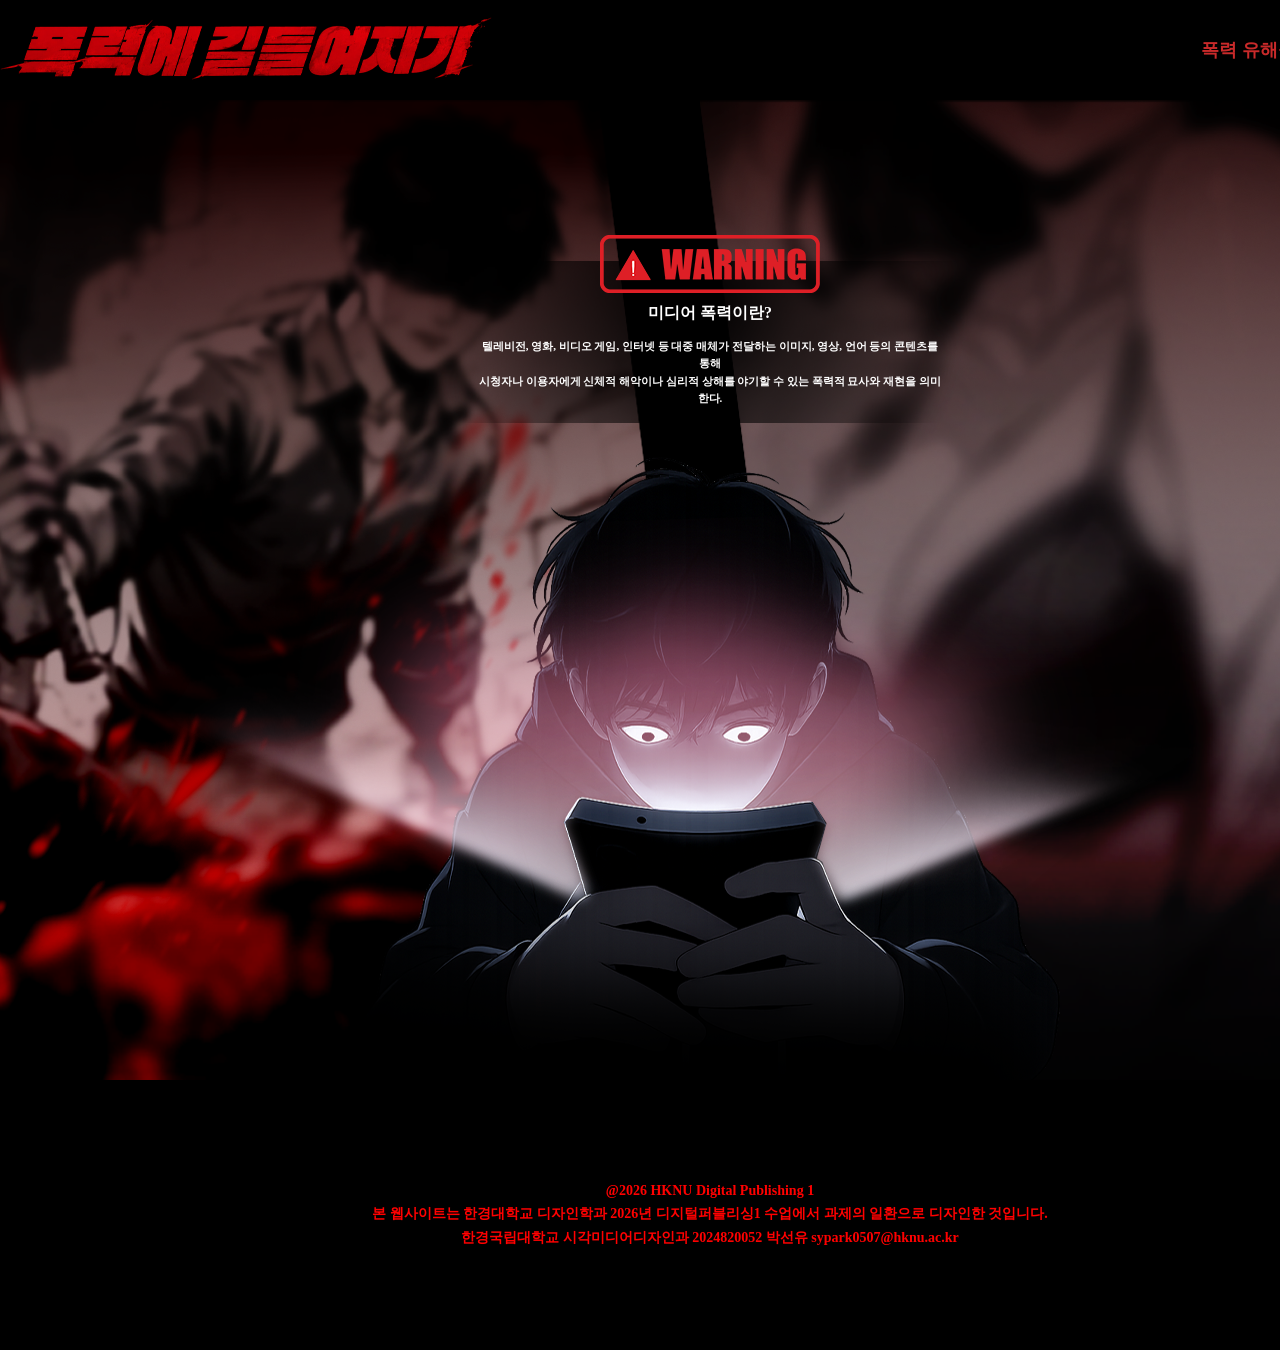
<file: index.html>
<!DOCTYPE html>
<html lang="en">
<head>
    <meta charset="UTF-8">
    <meta name="viewport" content="width=device-width, initial-scale=1.0, maximum-scale=1.0">
    <title>폭력에 길들여지기</title>
    <meta name="description" content="청소년 미디어 폭력 노출 실태">
    <meta name="theme-color" content="#000000">
    <link rel="stylesheet" href="myStyle.css">
    <link rel="shortcut icon" href="eyeFav.png" type="image/x-icon">
</head>
<body>
    <header>
         <div class="logo">
            <a href="index.html">
                <img src="img/logotype.png" alt="폭력에 길들여지기">
            </a>
        </div>
        <nav>
            <ul class="gnb">
                <li><a href="violence.html">폭력 유해물</a></li>
                <li><a href="sexual.html" >선정 유해물</a></li>
            </ul>
            
        </nav>
    </header>

    <div id="mainContainer">
        <main>
            <div class="warning-box">
                 <h2>미디어 폭력이란?</h2>
                <p>텔레비전, 영화, 비디오 게임, 인터넷 등 대중 매체가 전달하는 이미지, 영상, 언어 등의 콘텐츠를 통해<br>
                시청자나 이용자에게 신체적 해악이나 심리적 상해를 야기할 수 있는 폭력적 묘사와 재현을 의미한다.</p>
            </div>
        </main>

        <div class="button-group">
            <a href="violence.html" class="btn"></a>
            <a href="sexual.html"  class="btn"></a>
        </div>
    </div>


    <footer id="footer">
        <div class="footer-content">
            <p>@2026 HKNU Digital Publishing 1</p>
            <p>본 웹사이트는 한경대학교 디자인학과 2026년 디지털퍼블리싱1 수업에서 과제의 일환으로 디자인한 것입니다.</p>
            <p>한경국립대학교 시각미디어디자인과 2024820052 박선유 sypark0507@hknu.ac.kr</p>
        </div>
    </footer>

</body>
</html>
</file>
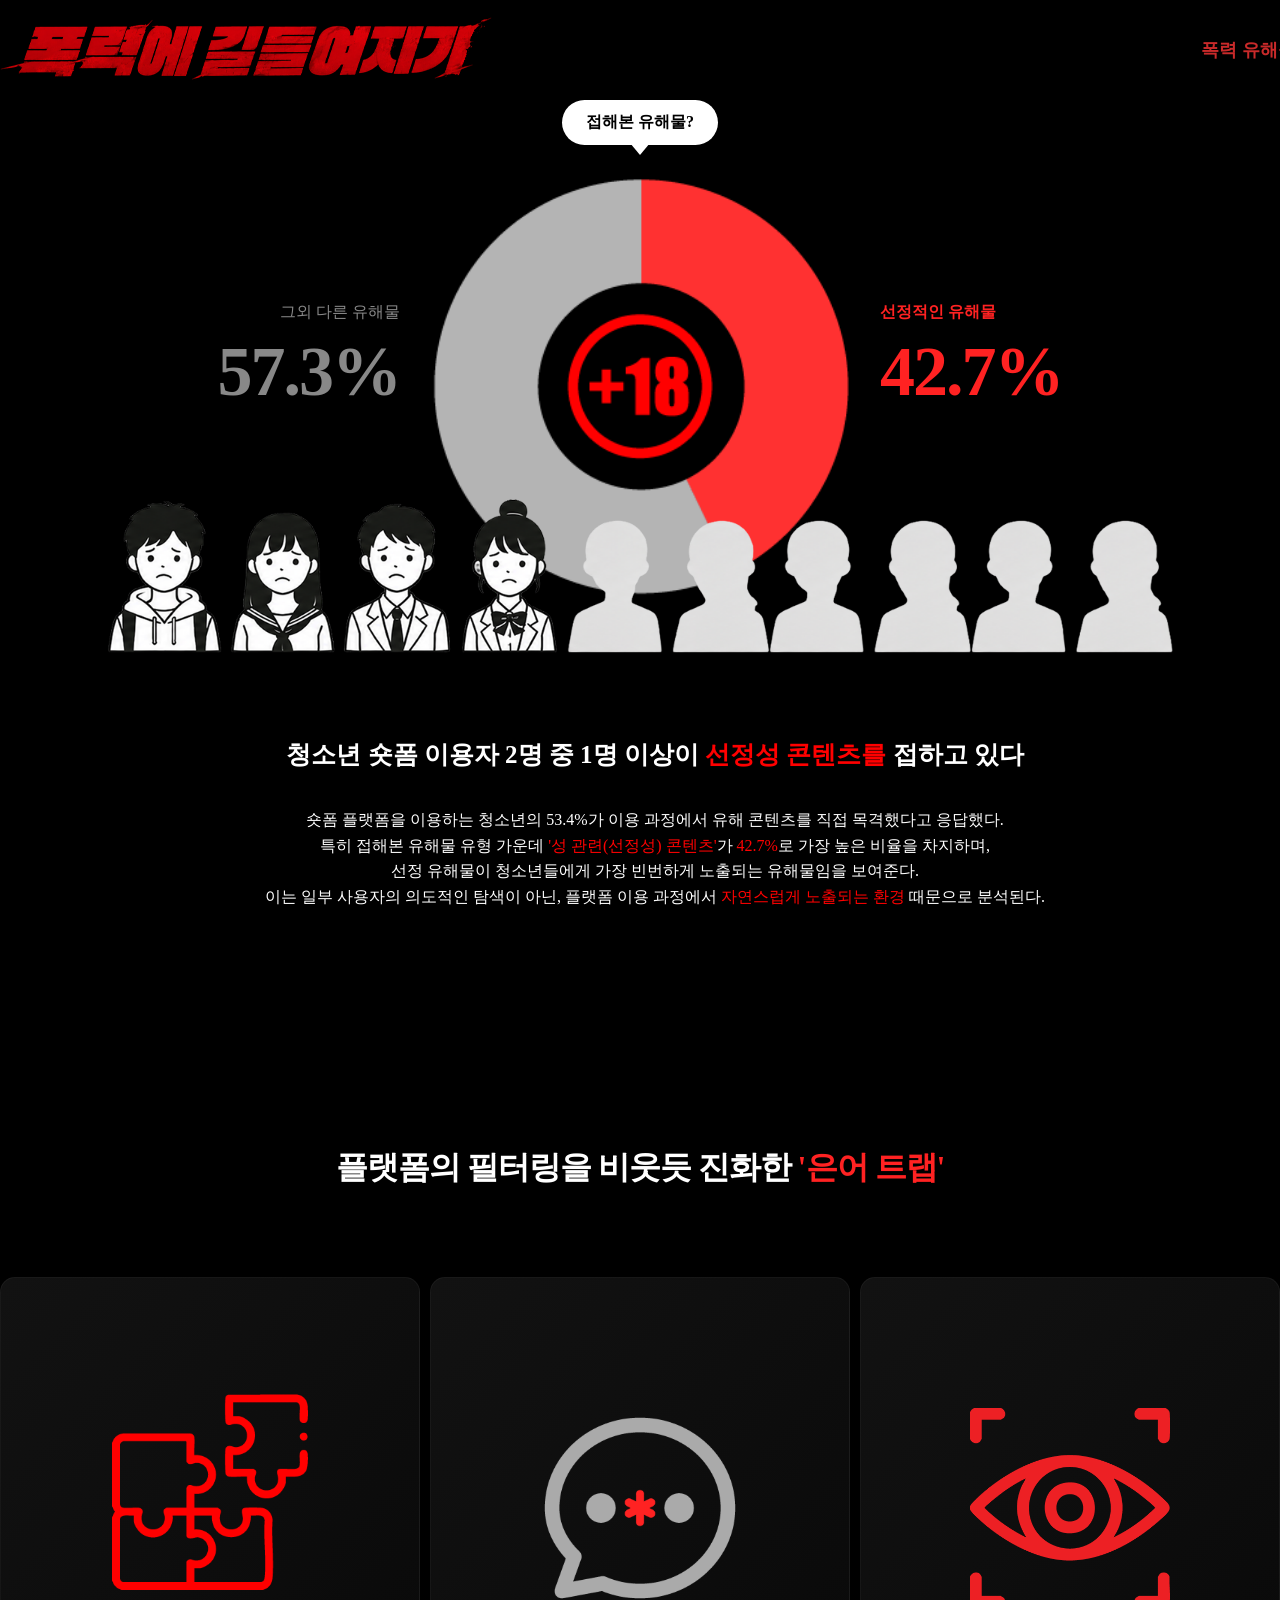
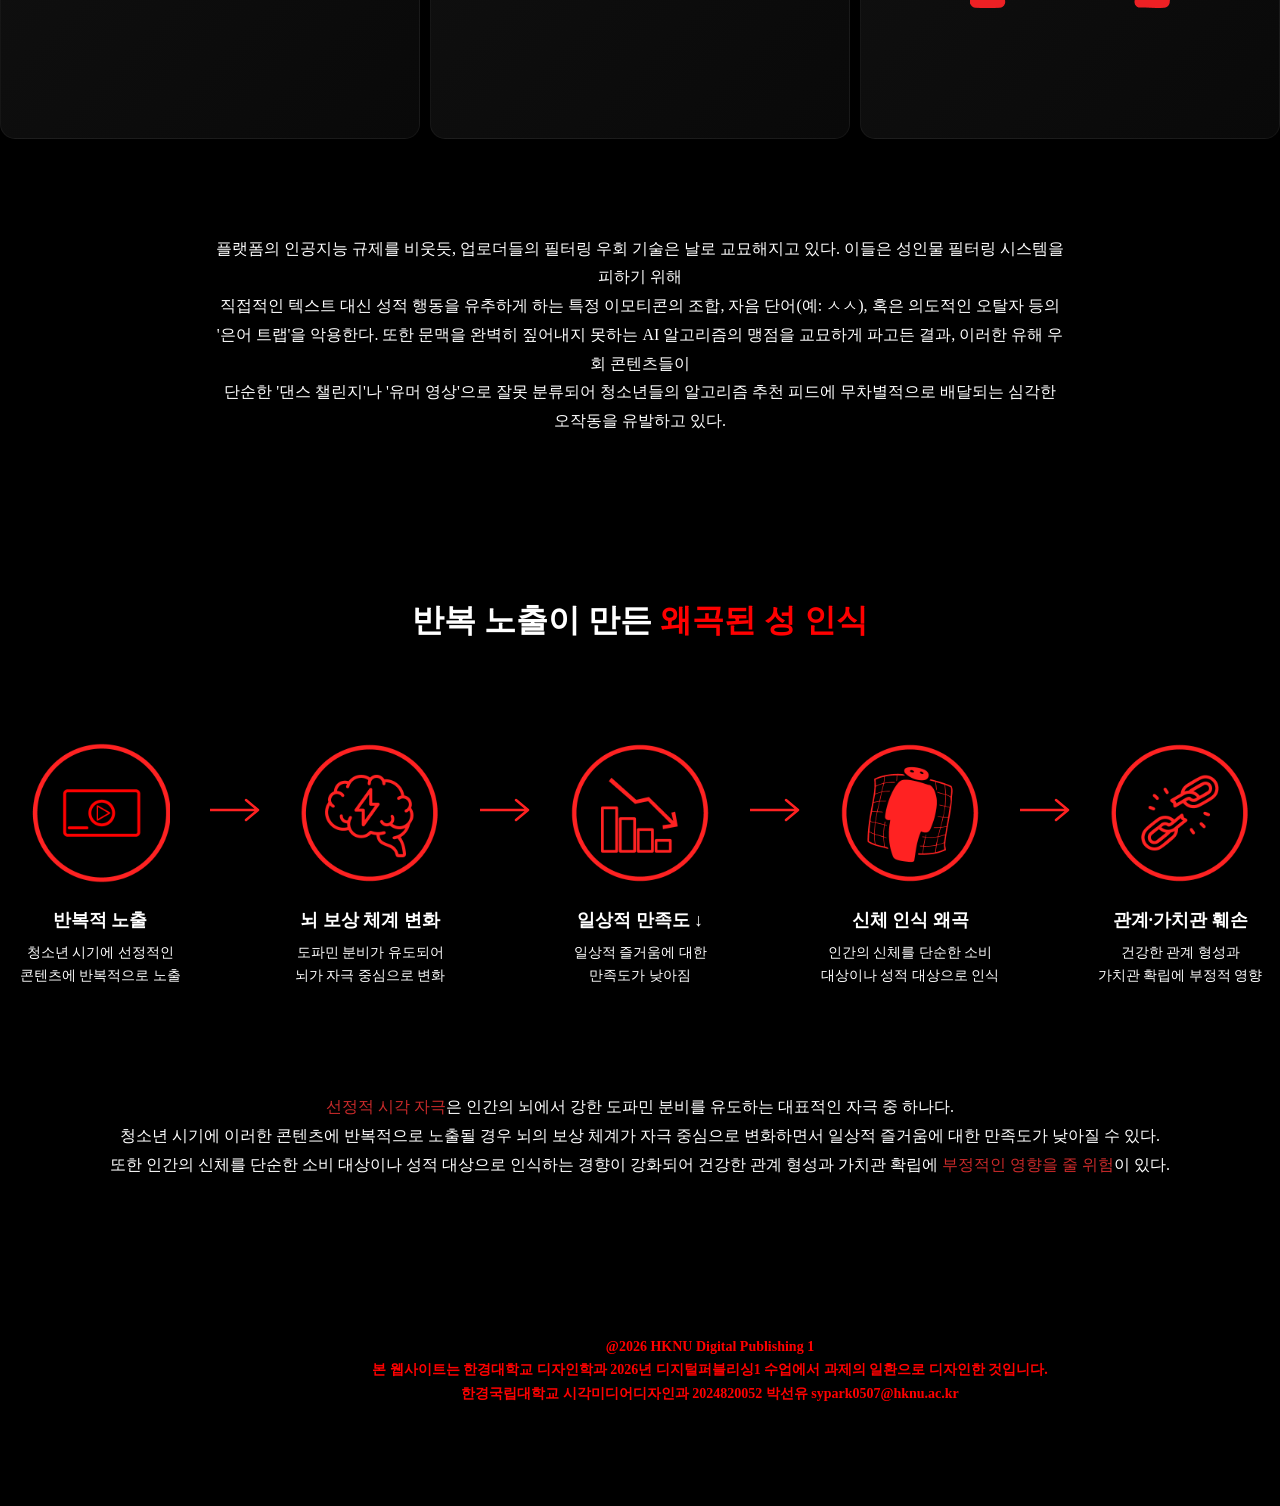
<file: sexual.html>
<!DOCTYPE html>
<html lang="en">

<head>
    <meta charset="UTF-8">
    <meta name="viewport" content="width=device-width, initial-scale=1.0, maximum-scale=1.0">
    <title>선정 유해물</title>
    <meta name="description" content="청소년 미디어 폭력 노출 실태">
    <meta name="theme-color" content="#000000">
    <link rel="stylesheet" href="myStyle.css">
    <script src="myScript.js" defer></script>
    <link rel="shortcut icon" href="eyeFav.png" type="image/x-icon">
</head>

<body>
    <header>
        <div class="logo">
            <a href="index.html">
                <img src="img/logotype.png" alt="폭력에 길들여지기">
            </a>
        </div>
        <nav>
            <ul class="gnb">
                <li><a href="violence.html">폭력 유해물</a></li>
                <li><a href="sexual.html">선정 유해물</a></li>
            </ul>

        </nav>
    </header>
    <section id="consumption2">
        <div class="algo-container">
            <div class="algo-content">

                <div class="chart-area">
                    <div class="stat-left">
                        <p>그외 다른 유해물</p>
                        <h2>57.3%</h2>
                    </div>

                    <div class="chart-center">
                        <div class="speech-bubble">접해본 유해물?</div>
                        <img src="img/18Graph.png" alt="비율 차트" class="donut-img">
                    </div>

                    <div class="stat-right">
                        <p class="blink">선정적인 유해물</p>
                        <h2 class="blink">42.7%</h2>
                    </div>
                </div>

                <div class="students-area">
                    <img src="img/studentVio2.png" alt="학생들 일러스트" class="students-img">
                </div>

                <div class="slang-text">
                    <h3>청소년 숏폼 이용자 2명 중 1명 이상이 <span class="highlight">선정성 콘텐츠를</span> 접하고 있다</h3>
                    <p>숏폼 플랫폼을 이용하는 청소년의 53.4%가 이용 과정에서 유해 콘텐츠를 직접 목격했다고 응답했다.
                        <br>특히 접해본 유해물 유형 가운데 <span class="highlight">'성 관련(선정성) 콘텐츠'</span>가 <span
                            class="highlight">42.7%</span>로 가장 높은 비율을 차지하며,
                        <br>선정 유해물이 청소년들에게 가장 빈번하게 노출되는 유해물임을 보여준다.
                        <br>
                        이는 일부 사용자의 의도적인 탐색이 아닌, 플랫폼 이용 과정에서 <span class="highlight">자연스럽게 노출되는 환경</span> 때문으로 분석된다.
                    </p>
                </div>

            </div>
        </div>
    </section>

    <section id="slangTrap">

        <div class="trap-container">

            <div class="trap-content">

                <div class="trap-title">
                    <h2>플랫폼의 필터링을 비웃듯 진화한 <span class="highlight">'은어 트랩'</span></h2>
                </div>

                <div class="trap-cards">

                    <div class="trap-card">

                        <img src="img/puzzle.png" alt="방패 아이콘" class="card-icon-img">
                        <h3 class="card-title">의도적 조합 & 자음 단위</h3>
                        <p class="card-desc"><span class="highlight">성인물'을 'ㅅㅇㅁ'이나 '성O1물'로 바꾸는 등</span> 시각적으로 변형된 은어는
                            사람의 눈에만 원래 뜻으로 읽힐 뿐, 텍스트의 표면적 형태만 인식하는 AI 필터링 감시망을 쉽게 피한다</p>
                        </p>
                    </div>

                    <div class="trap-card">

                        <img src="img/cardicon2.png" alt="의도적 오타" class="card-icon-img">
                        <h3 class="card-title">의도적 오탈자 활용</h3>
                        <p class="card-desc">성장성 필터 시스템과 일반 게시물을 혼동되어 청소년들의 실제 피드와 검색 결과에 지속적으로 노출되는 문제가 발생한다</p>
                    </div>

                    <div class="trap-card">
                        <img src="img/eyeScan.png" alt="눈 아이콘" class="card-icon-img">
                        <h3 class="card-title">지속적 노출의 문제</h3>
                        <p class="card-desc">지속적 필터 우회 표현은 일반 피드와 검색 결과에 지속적으로 노출되어 청소년에게 부정적인 영향을 끼친다</p>
                    </div>

                </div>

                <div class="trap-bottom-text">
                    <p>플랫폼의 인공지능 규제를 비웃듯, 업로더들의 필터링 우회 기술은 날로 교묘해지고 있다. 이들은 성인물 필터링 시스템을 피하기 위해 <br>직접적인 텍스트 대신 성적 행동을
                        유추하게
                        하는 특정 이모티콘의 조합, 자음 단어(예: ㅅㅅ), 혹은 의도적인 오탈자 등의 '은어 트랩'을 악용한다.

                        또한 문맥을 완벽히 짚어내지 못하는 AI 알고리즘의 맹점을 교묘하게 파고든 결과, 이러한 유해 우회 콘텐츠들이 <br>단순한 '댄스 챌린지'나 '유머 영상'으로 잘못
                        분류되어
                        청소년들의 알고리즘 추천 피드에 무차별적으로 배달되는 심각한 오작동을 유발하고 있다.</p>
                </div>



            </div>
        </div>
    </section>

    <section id="distortion">
        <div class="dis-container">
            <div class="distortion-content">


                <div class="distortion-header">
                    <h2>반복 노출이 만든 <span class="highlight">왜곡된 성 인식</span></h2>

                </div>


                <div class="distortion-flow">

                    <!-- 1단계 -->
                    <div class="flow-step">
                        <img src="img/monitor.png" alt="반복적 노출" class="step-icon">
                        <h3>반복적 노출</h3>
                        <p>청소년 시기에 선정적인<br>콘텐츠에 반복적으로 노출</p>
                    </div>


                    <div class="flow-arrow">
                        <svg viewBox="0 0 50 24" fill="none" xmlns="http://www.w3.org/2000/svg">
                            <path d="M0 12H46M36 2L48 12L36 22" stroke="#ff2222" stroke-width="2.5"
                                stroke-linecap="round" stroke-linejoin="round" />
                        </svg>
                    </div>


                    <div class="flow-step">
                        <img src="img/dopamin.png" alt="뇌 보상 체계 변화" class="step-icon">
                        <h3>뇌 보상 체계 변화</h3>
                        <p>도파민 분비가 유도되어<br>뇌가 자극 중심으로 변화</p>
                    </div>


                    <div class="flow-arrow">
                        <svg viewBox="0 0 50 24" fill="none" xmlns="http://www.w3.org/2000/svg">
                            <path d="M0 12H46M36 2L48 12L36 22" stroke="#ff2222" stroke-width="2.5"
                                stroke-linecap="round" stroke-linejoin="round" />
                        </svg>
                    </div>


                    <div class="flow-step">
                        <img src="img/downgraph.png" alt="일상적 만족도 하락" class="step-icon">
                        <h3>일상적 만족도 ↓</h3>
                        <p>일상적 즐거움에 대한<br>만족도가 낮아짐</p>
                    </div>


                    <div class="flow-arrow">
                        <svg viewBox="0 0 50 24" fill="none" xmlns="http://www.w3.org/2000/svg">
                            <path d="M0 12H46M36 2L48 12L36 22" stroke="#ff2222" stroke-width="2.5"
                                stroke-linecap="round" stroke-linejoin="round" />
                        </svg>
                    </div>


                    <div class="flow-step">
                        <img src="img/distort.png" alt="신체 인식 왜곡" class="step-icon">
                        <h3>신체 인식 왜곡</h3>
                        <p>인간의 신체를 단순한 소비<br>대상이나 성적 대상으로 인식</p>
                    </div>


                    <div class="flow-arrow">
                        <svg viewBox="0 0 50 24" fill="none" xmlns="http://www.w3.org/2000/svg">
                            <path d="M0 12H46M36 2L48 12L36 22" stroke="#ff2222" stroke-width="2.5"
                                stroke-linecap="round" stroke-linejoin="round" />
                        </svg>
                    </div>


                    <div class="flow-step">
                        <img src="img/weak.png" alt="관계 가치관 훼손" class="step-icon">
                        <h3>관계·가치관 훼손</h3>
                        <p>건강한 관계 형성과<br>가치관 확립에 부정적 영향</p>
                    </div>

                </div>
                <div class="dis-bottom-text">
                    <p><span class="highlight">선정적 시각 자극</span>은 인간의 뇌에서 강한 도파민 분비를 유도하는 대표적인 자극 중 하나다.<br>
                        청소년 시기에 이러한 콘텐츠에 반복적으로 노출될 경우 뇌의 보상 체계가 자극 중심으로 변화하면서 일상적 즐거움에 대한 만족도가 낮아질 수 있다.<br>
                        또한 인간의 신체를 단순한 소비 대상이나 성적 대상으로 인식하는 경향이 강화되어 건강한 관계 형성과 가치관 확립에 <span class="highlight"> 부정적인
                            영향을 줄 위험</span>이 있다.</p>
                </div>

            </div>
        </div>
    </section>




    <footer id="footer">
        <div class="footer-content">
            <p>@2026 HKNU Digital Publishing 1</p>
            <p>본 웹사이트는 한경대학교 디자인학과 2026년 디지털퍼블리싱1 수업에서 과제의 일환으로 디자인한 것입니다.</p>
            <p>한경국립대학교 시각미디어디자인과 2024820052 박선유 sypark0507@hknu.ac.kr</p>
        </div>
    </footer>

</body>

</html>
</file>
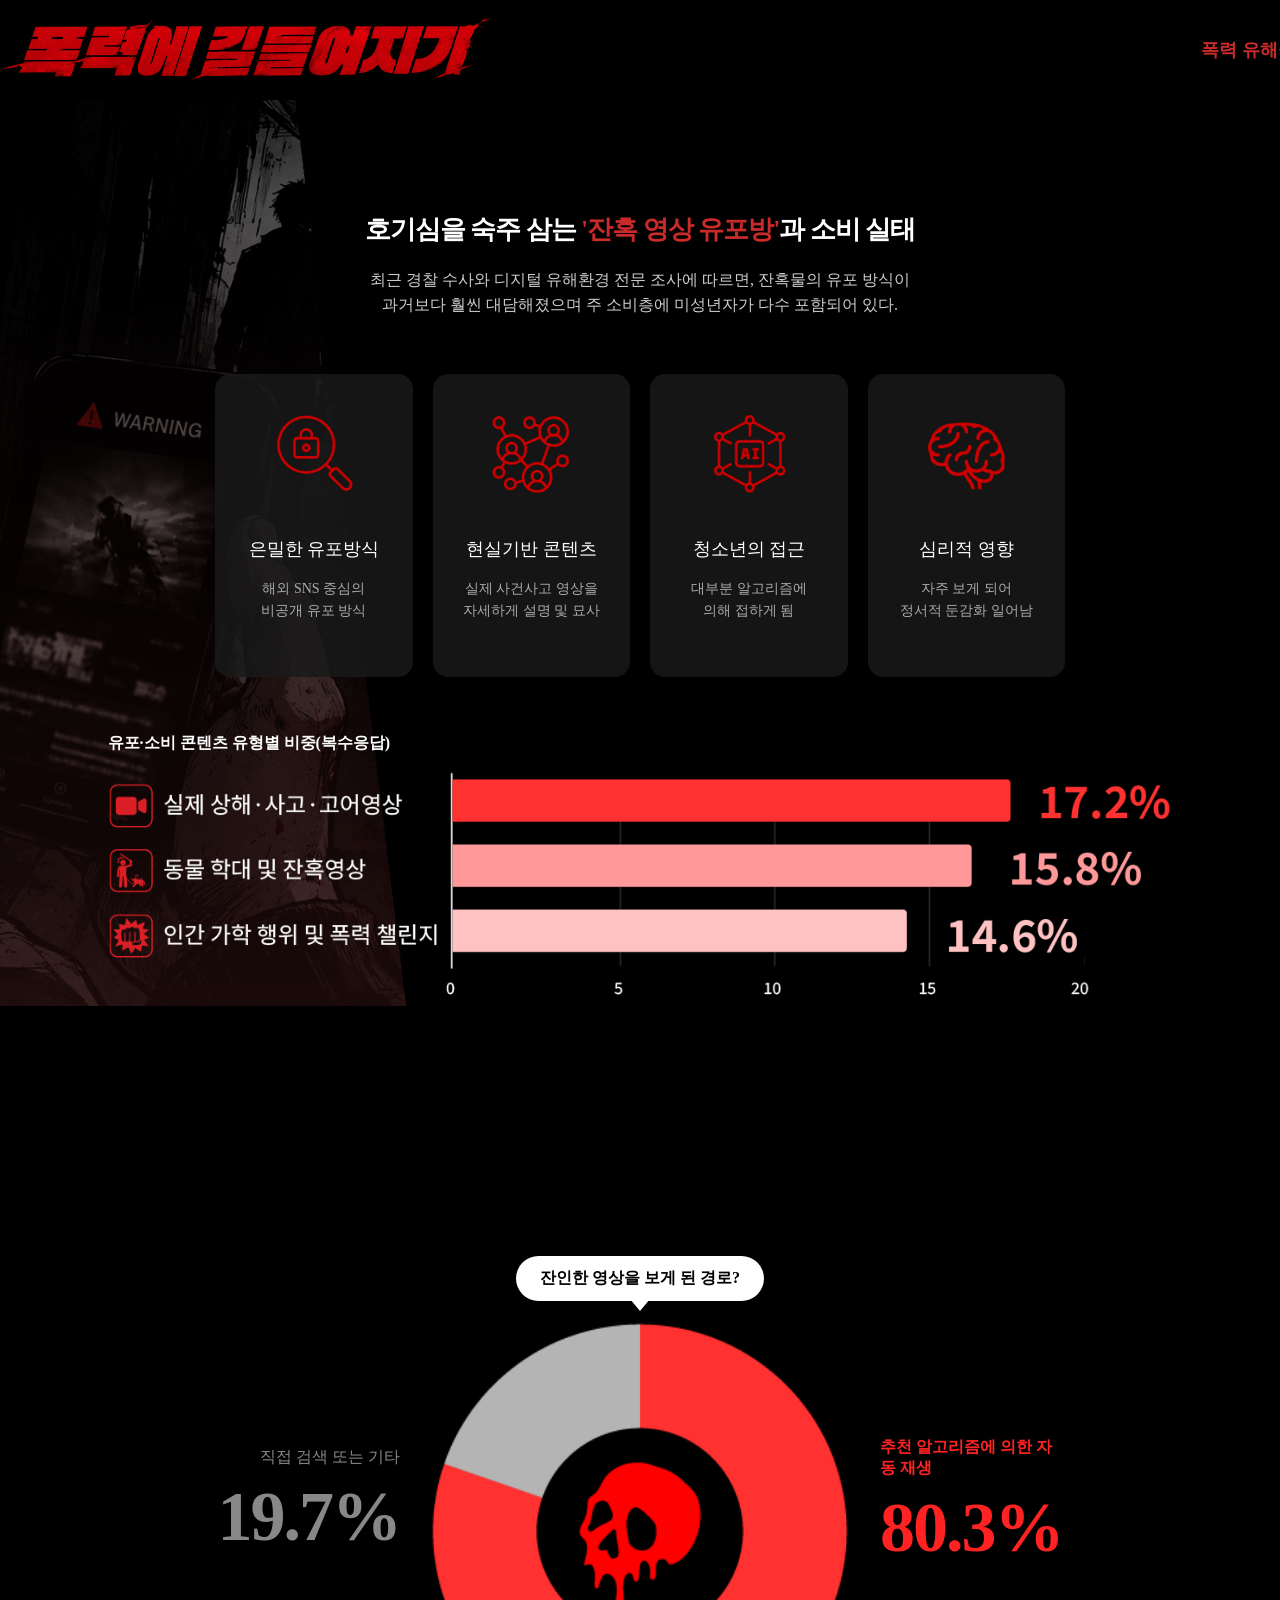
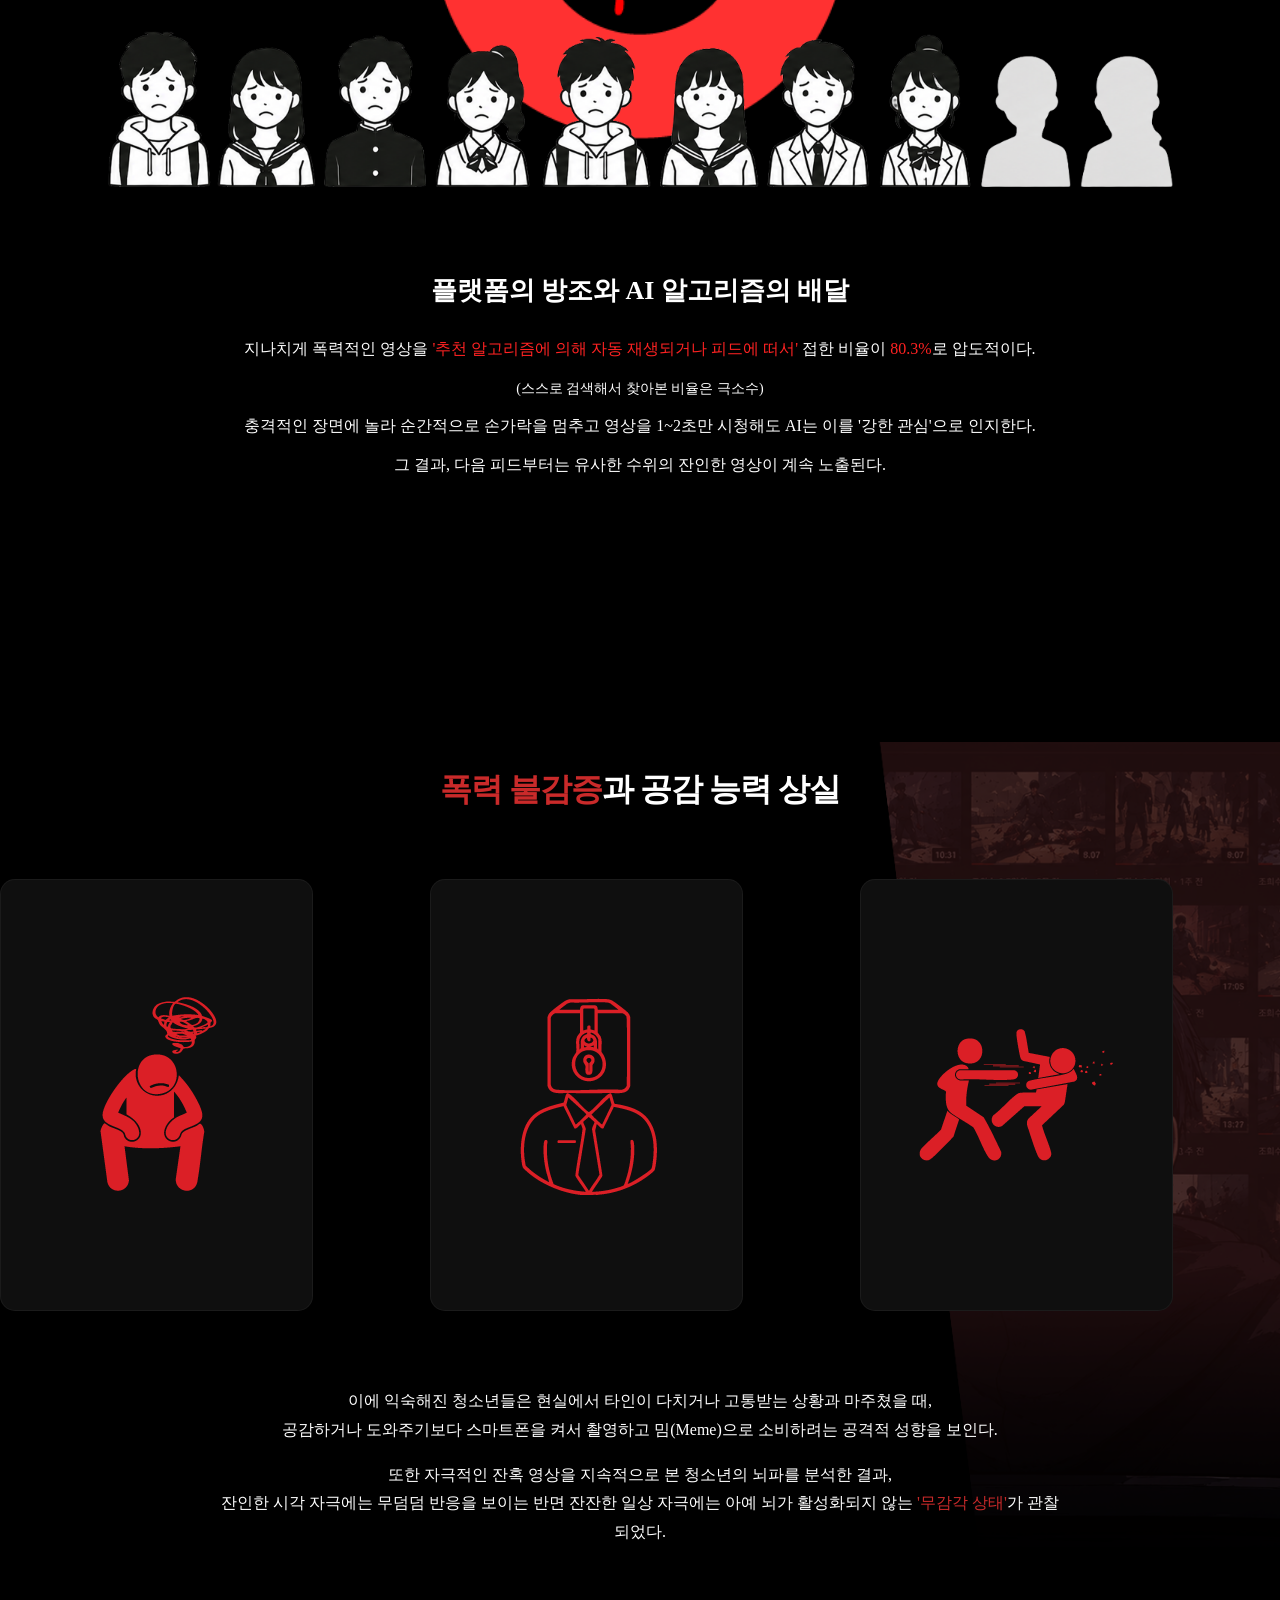
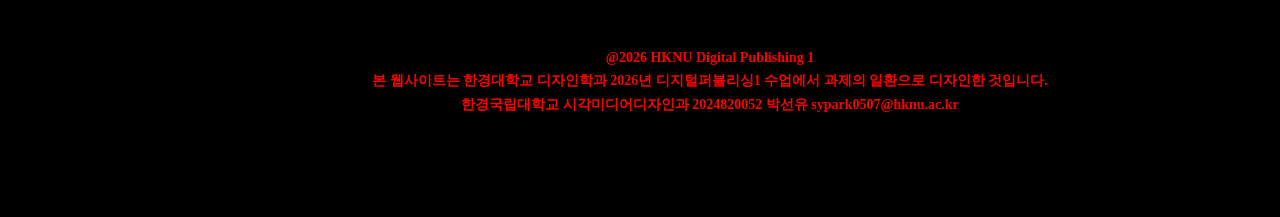
<file: violence.html>
<!DOCTYPE html>
<html lang="en">

<head>
    <meta charset="UTF-8">
    <meta name="viewport" content="width=device-width, initial-scale=1.0, maximum-scale=1.0">
    <title>폭력 유해물</title>
    <meta name="description" content="청소년 미디어 폭력 노출 실태">
    <meta name="theme-color" content="#000000">
    <link rel="stylesheet" href="myStyle.css">
    <script src="myScript.js" defer></script>
    <link rel="shortcut icon" href="eyeFav.png" type="image/x-icon">
</head>

<body class="violence-page">
    <header>
        <div class="logo">
            <a href="index.html">
                <img src="img/logotype.png" alt="폭력에 길들여지기">
            </a>
        </div>
        <nav>
            <ul class="gnb">
                <li><a href="violence.html">폭력 유해물</a></li>
                <li><a href="sexual.html">선정 유해물</a></li>
            </ul>

        </nav>
    </header>
    <section id="consumption">
        <div class="consum-container">

            <img src="img/sub1-1.png" class="consum-bg-image" alt="배경">

            <div class="consum-content">

                <div class="intro-text">
                    <h2>호기심을 숙주 삼는 <span class="highlight">'잔혹 영상 유포방'</span>과 소비 실태</h2>
                    <p>최근 경찰 수사와 디지털 유해환경 전문 조사에 따르면, 잔혹물의 유포 방식이<br>과거보다 훨씬 대담해졌으며 주 소비층에 미성년자가 다수 포함되어 있다.</p>
                </div>

                <div class="info-cards">
                    <div class="card">
                        <img src="img/searchlock.png" alt="은밀한 유포방식" class="card-icon">
                        <h3>은밀한 유포방식</h3>
                        <p>해외 SNS 중심의<br>비공개 유포 방식</p>
                    </div>
                    <div class="card">
                        <img src="img/network.png" alt="현실기반 콘텐츠" class="card-icon">
                        <h3>현실기반 콘텐츠</h3>
                        <p>실제 사건사고 영상을<br>자세하게 설명 및 묘사</p>
                    </div>
                    <div class="card">
                        <img src="img/algorithm.png" alt="청소년의 접근" class="card-icon">
                        <h3>청소년의 접근</h3>
                        <p>대부분 알고리즘에<br>의해 접하게 됨</p>
                    </div>
                    <div class="card">
                        <img src="img/brain.png" alt="심리적 영향" class="card-icon">
                        <h3>심리적 영향</h3>
                        <p>자주 보게 되어<br>정서적 둔감화 일어남</p>
                    </div>
                </div>
                <div class="graph-area">
                    <h3>유포·소비 콘텐츠 유형별 비중(복수응답)</h3>

                    <div class="graph-wrapper">
                        <img src="img/stickBg.png" alt="그래프 배경 및 텍스트" class="graph-bg">
                        <img src="img/stickBar.png" alt="그래프 막대" class="graph-bars">
                    </div>
                </div>

            </div>
        </div>
    </section>

    <section id="algorithm">
        <div class="algo-container">
            <div class="algo-content">

                <div class="chart-area">
                    <div class="stat-left">
                        <p>직접 검색 또는 기타</p>
                        <h2>19.7%</h2>
                    </div>

                    <div class="chart-center">
                        <div class="speech-bubble">잔인한 영상을 보게 된 경로?</div>
                        <img src="img/goreGraph.png" alt="경로 비율 차트" class="donut-img">
                    </div>

                    <div class="stat-right">
                        <p class="blink">추천 알고리즘에 의한 자동 재생</p>
                        <h2 class="blink">80.3%</h2>
                    </div>
                </div>

                <div class="students-area">
                    <img src="img/studentVio.png" alt="학생들 일러스트" class="students-img">
                </div>

                <div class="algo-text">
                    <h3>플랫폼의 방조와 AI 알고리즘의 배달</h3>
                    <p>지나치게 폭력적인 영상을 <span class="highlight">'추천 알고리즘에 의해 자동 재생되거나 피드에 떠서'</span> 접한 비율이 <span
                            class="highlight">80.3%</span>로 압도적이다.</p>
                    <p><span class="sub-text">(스스로 검색해서 찾아본 비율은 극소수)</span></p>
                    <p>충격적인 장면에 놀라 순간적으로 손가락을 멈추고 영상을 1~2초만 시청해도 AI는 이를 '강한 관심'으로 인지한다.</p>
                    <p>그 결과, 다음 피드부터는 유사한 수위의 잔인한 영상이 계속 노출된다.</p>
                </div>

            </div>
        </div>
    </section>

    <section id="result">
        <div class="result-container">

            <img src="img/violence3bg.png" class="result-bg-image" alt="결과 배경">

            <div class="result-content">

                <div class="result-title">
                    <h2><span class="highlight">폭력 불감증</span>과 공감 능력 상실</h2>
                </div>


                <div class="result-cards">

                    <div class="result-card">
                        <img src="img/depressed.png" alt="무덤덤함 아이콘" class="card-icon-img">
                        <h3 class="card-title">현실의 무덤덤함 및 일상 집중력 저하</h3>
                        <h2 class="card-percent">38.2%</h2>
                        <p class="card-desc">폭력적 콘텐츠에 익숙해지면 현실의 감정에 무뎌지고 일상을 집중하기 어려워진다</p>
                    </div>

                    <div class="result-card">

                        <img src="img/metalBlock.png" alt="내성 아이콘" class="card-icon-img">
                        <h3 class="card-title">잔인한 장면에 대한 내성</h3>
                        <h2 class="card-percent">29.5%</h2>
                        <p class="card-desc">반복적인 폭력 노출은 잔인한 장면에 대한 거부감을 줄이고 내성을 키운다</p>
                    </div>

                    <div class="result-card">

                        <img src="img/aggressive.png" alt="공격성 아이콘" class="card-icon-img">
                        <h3 class="card-title">모방 심리 및 충동적 공격성 증가</h3>
                        <h2 class="card-percent">12.3%</h2>
                        <p class="card-desc">폭력 콘텐츠는 모방 심리를 자극하고 충동적 공격성 증가로 이어질 수 있다</p>
                    </div>

                </div>

                <div class="result-bottom-text">
                    <p>이에 익숙해진 청소년들은 현실에서 타인이 다치거나 고통받는 상황과 마주쳤을 때,<br>
                        공감하거나 도와주기보다 스마트폰을 켜서 촬영하고 밈(Meme)으로 소비하려는 공격적 성향을 보인다.</p>
                    <p>또한 자극적인 잔혹 영상을 지속적으로 본 청소년의 뇌파를 분석한 결과,<br>
                        잔인한 시각 자극에는 무덤덤 반응을 보이는 반면 잔잔한 일상 자극에는 아예 뇌가 활성화되지 않는 <span class="highlight">'무감각 상태'</span>가
                        관찰되었다.</p>
                </div>

            </div>
        </div>
    </section>

    <footer id="footer">
        <div class="footer-content">
            <p>@2026 HKNU Digital Publishing 1</p>
            <p>본 웹사이트는 한경대학교 디자인학과 2026년 디지털퍼블리싱1 수업에서 과제의 일환으로 디자인한 것입니다.</p>
            <p>한경국립대학교 시각미디어디자인과 2024820052 박선유 sypark0507@hknu.ac.kr</p>
        </div>
    </footer>

</body>

</html>
</file>
<file: myStyle.css>
@import url('https://fonts.googleapis.com/css2?family=Noto+Sans+KR:wght@300;500;700&display=swap');

html {
    scroll-behavior: smooth;
}

body {
    background-color: #000000;
    margin: 0;
    padding: 0;
}

#mainContainer {
    width: 1420px;
    height: 980px;
    margin: 0 auto;
    background-image: url('img/main2.png');
    background-size: cover;
    background-position: center;
    position: relative;

    display: grid;
    grid-template-columns: repeat(12, 1fr);
    gap: 10px;
    align-content: start;
}


header {
    position: sticky;
    top: 0;
    
    z-index: 9999;
    width: 1420px;
    height: 100px;
    margin: 0 auto;
    display: grid;
    grid-template-columns: repeat(12, 1fr);
    gap: 10px;
    align-items: center;
    background-color: #000;
}


header .logo {
    grid-column: 1 / 4;
}

header nav {
    grid-column: 10 / 13;
}

header .gnb {
    display: flex;
    justify-content: flex-end;
    gap: 30px;
    list-style: none;
    margin: 0;
    padding: 0;
}


header .gnb a {
    text-decoration: none;
    color: #c92a2a;
    font-weight: 800;
    font-size: 18px;
}




main {
    grid-column: 5 / 9;
    margin-top: 120px;
    justify-content: center;
    position: relative;
    z-index: 10;
    display: flex;
    pointer-events: none;
}

.warning-box {
    width: 100%;
    text-align: center;
    margin-top: 70px
}

.warning-box h2 {
    color: #ffffff;
    font-size: 16px;
    font-weight: 600;
}

.warning-box p {
    color: #ffffff;
    line-height: 1.6;
    font-size: 11px;
    font-weight: 600;
}


.button-group {
    position: absolute;
    top: 0;
    left: 0;
    width: 100%;
    height: 980px;
    display: grid;
    grid-template-columns: repeat(12, 1fr);
    z-index: 20;
    pointer-events: none
}

.btn {
    display: block;
    height: 100%;
    cursor: pointer;
}


.btn::before,
.btn::after {
    content: '';
    position: absolute;
    top: 0;
    left: 0;
    width: 100%;
    height: 100%;

    background-size: cover;
    background-position: center top;
    background-repeat: no-repeat;

    opacity: 0;
    transition: opacity 0.4s ease;
    
    pointer-events: none;
}
  


.btn::before {
    z-index: 4;
}

.btn::after {
    z-index: 5;
}


.button-group .btn:nth-child(1) {
    grid-column: 1 / 6;
    pointer-events: auto;
}


.button-group .btn:nth-child(1)::before {
    background-image: url('img/leftEye.png');
}

.button-group .btn:nth-child(1)::after {
    background-image: url('img/leftHand.png');
}



.button-group .btn:nth-child(2) {
    grid-column: 8 / 13;
    pointer-events: auto;
}


.button-group .btn:nth-child(2)::before {
    background-image: url('img/rightEye.png');
}

.button-group .btn:nth-child(2)::after {
    background-image: url('img/rightHand.png');
}


.button-group .btn:nth-child(1):hover::before,
.button-group .btn:nth-child(1):hover::after,
header:has(.gnb li:nth-child(1):hover)+#mainContainer .btn:nth-child(1)::before,
header:has(.gnb li:nth-child(1):hover)+#mainContainer .btn:nth-child(1)::after {
    opacity: 1;
}


.button-group .btn:nth-child(2):hover::before,
.button-group .btn:nth-child(2):hover::after,
header:has(.gnb li:nth-child(2):hover)+#mainContainer .btn:nth-child(2)::before,
header:has(.gnb li:nth-child(2):hover)+#mainContainer .btn:nth-child(2)::after {
    opacity: 1;
}


#footer {
    width: 1420px;
    padding: 50px 0;
    margin: 50px auto;
    text-align: center;
    
}

#footer p {
    padding: 3px 0;
    
    margin: 0;
    color: #ff0000;
    
    font-size: 14px;
    font-weight: 600;
}

@keyframes blink-effect {
    50% {
        opacity: 0;
    }
}

.blink {
    animation: blink-effect 1s step-end infinite;
}

section {
    scroll-margin-top: 60px;
    min-height: 80vh;
    display: flex;
    justify-content: center;
    align-items: center;
}

#consumption .back img {
    opacity: 0.1;
}


#consumption {
    width: 100%;
    background-color: #000;
    color: #fff;
    padding-bottom: 100px;
}


.consum-container {
    position: relative;
    width: 1420px;
    margin: 0 auto;
}


.consum-bg-image {
    position: absolute;
    top: 0;
    left: 0;
    width: 100%;
    height: 100%;
    object-fit: cover;
    z-index: 1;
    opacity: 0.3;
}


.consum-content {
    position: relative;
    z-index: 10;
    width: 100%;
    padding-top: 90px;
    display: grid;
    grid-template-columns: repeat(12, 1fr);
    gap: 10px;
    row-gap: 40px;
}


.consum-content .intro-text {
    grid-column: 4 / 10;
    grid-row: 1;
}

.consum-content .info-cards {
    grid-column: 3 / 11;
    grid-row: 2;
    display: flex;
    justify-content: space-between;
    gap: 20px;
}

.consum-content .graph-area {
    grid-column: 2 / 12;
    grid-row: 3;


}


.consum-content .graph-wrapper {
    position: relative;
    width: 100%;
}


.consum-content .graph-bg {
    width: 100%;
    display: block;
}


.consum-content .graph-bars {
    position: absolute;
    bottom: 0;
    left: 0;
    width: 100%;

    
    clip-path: inset(0 100% 0 0);
    
    animation: wipeRight 2s ease-out forwards;
}

/* 막대가 자라나는 애니메이션 키프레임 */
@keyframes wipeRight {
    0% {
        clip-path: inset(0 100% 0 0);
        
    }

    100% {
        clip-path: inset(0 0 0 0);
        
    }
}


.consum-content .intro-text h2 {
    font-size: 26px;
    font-weight: 700;
    margin-bottom: 20px;
    letter-spacing: -1px;
    text-align: center;
}

.consum-content .intro-text .highlight {
    color: #c92a2a;
}

.consum-content .intro-text p {
    font-size: 16px;
    line-height: 1.6;
    color: #cccccc;
    font-weight: 300;
    text-align: center;
}

.consum-content .card {
    background-color: rgba(25, 25, 25, 0.85);
    border-radius: 15px;
    padding: 40px 20px;
    flex: 1;
    display: flex;
    flex-direction: column;
    align-items: center;
    text-align: center;
}

.consum-content .card-icon {
    width: 80px;
    margin-bottom: 25px;
}

.consum-content .card h3 {
    font-size: 18px;
    margin-bottom: 3px;
    font-weight: 500;
}

.consum-content .card p {
    font-size: 14px;
    line-height: 1.6;
    color: #aaaaaa;
    font-weight: 300;
}

.consum-content .graph-area h3 {
    font-size: 16px;
    margin-bottom: 3px;
    font-weight: 700;
    text-align: left;
}

.consum-content .graph-img {
    width: 100%;
    display: block;
}

.algo-container {
    width: 1420px;
    margin: 0 auto;
    position: relative;
}

#algorithm {

    background-color: #000;
    color: #fff;
    padding: 150px 0;

}


.algo-content {
    display: grid;
    grid-template-columns: repeat(12, 1fr);
    gap: 10px;
    row-gap: 60px;
    width: 100%;
    display: grid;
    grid-template-columns: repeat(12, 1fr);
    gap: 10px;
    row-gap: 40px;
}


.chart-area {
    grid-column: 1 / 13;
    display: grid;
   
    grid-template-columns: repeat(12, 1fr);
    gap: 10px;
    align-items: center;
}

.stat-left {
    grid-column: 3 / 5;
    text-align: right;
    padding-right: 20px;
}


.chart-center {
    grid-column: 5 / 9;
    display: flex;
    flex-direction: column;
    align-items: center;
    position: relative;
}

.stat-right {
    grid-column: 9 / 11;
    text-align: left;
    padding-left: 20px;
    margin: 0;

}

.stat-left p {
    color: #888888;
    font-size: 16px;
    font-weight: 500;
    margin-bottom: 0px;
}

.stat-left h2 {
    color: #888888;
    font-size: 70px;
    font-weight: 700;
    letter-spacing: -2px;
    margin-top: 0;
    margin-bottom: 0;
    line-height: 1.4;
}

.stat-right p {
    color: #ff2222;
    font-size: 16px;
    font-weight: 700;
    margin-bottom: 0px;
}

.stat-right h2 {
    color: #ff2222;
    font-size: 70px;
    font-weight: 700;
    letter-spacing: -2px;
    margin-top: 0;
    margin-bottom: 0;
    line-height: 1.4;
}


.donut-img {
    width: 100%;
    display: block;
}



.speech-bubble {
    background-color: #ffffff;
    color: #000000;
    padding: 12px 24px;
    border-radius: 30px;
    font-weight: 700;
    font-size: 16px;
    position: relative;
    margin-bottom: 20px;

}


.speech-bubble::after {
    content: '';
    position: absolute;
    bottom: -10px;
    left: 50%;
    transform: translateX(-50%);
    border-width: 12px 10px 0;
    border-style: solid;
    border-color: #ffffff transparent transparent transparent;
}


.students-area {
    grid-column: 2 / 12;

    display: flex;
    justify-content: center;


    position: relative;
    z-index: 10;
    margin-top: -150px;

}

.students-img {
    width: 100%;
    display: block;
}


.algo-text {
    grid-column: 3 / 11;
    text-align: center;
    margin-top: 20px;
    margin-bottom: 100px;
}

.algo-text h3 {
    font-size: 26px;
    font-weight: 700;
    margin-bottom: 30px;
    color: #ffffff;
}

.algo-text p {
    font-size: 16px;
    line-height: 1.4;
    color: #ffffff;
    font-weight: 300;
}

.algo-text .highlight {
    color: #ff2222;

}

.algo-text .sub-text {
    font-size: 14px;
    color: #ffffff;
}


#result {
    width: 100%;
    background-color: #000;
    color: #fff;
    padding: 0 0;

}


.result-container {
    position: relative;
    width: 1420px;
    margin: 0 auto;
}

.result-bg-image {
    position: absolute;
    top: 0;
    left: 0;
    width: 100%;
    height: 100%;
    object-fit: cover;
    z-index: 1;
    opacity: 0.3;
}


.result-content {
    position: relative;
    z-index: 10;
    width: 100%;
    display: grid;
    grid-template-columns: repeat(12, 1fr);
    gap: 10px;
    row-gap: 40px;
}



.result-title {
    grid-column: 5/ 9;
    text-align: center;
}

.result-title h2 {
    font-size: 32px;
    font-weight: 700;
    letter-spacing: -1px;
}

.result-title .highlight {
    color: #c92a2a;
}


.result-cards {
    grid-column: 1 / 13;
    display: grid;
    grid-template-columns: repeat(12, 1fr);
    gap: 10px;

}


.result-cards>div:nth-child(1) {
    grid-column: 1 / 4;
}

.result-cards>div:nth-child(2) {
    grid-column: 5 / 8;
}

.result-cards>div:nth-child(3) {
    grid-column: 9 / 12;
}


.result-card {
    background: rgb(15, 15, 15);
    border: 1px solid rgba(255, 255, 255, 0.05);
    border-radius: 15px;
    padding: 40px 30px;
    display: flex;
    flex-direction: column;
    align-items: center;
    justify-content: center;
    text-align: center;
    height: 350px;
    transition: box-shadow 0.4s ease, border 0.4s ease;
    cursor: pointer;
}

.result-card.active {
    box-shadow: 0 15px 30px rgba(238, 18, 18, 0.15);
    border: 1px solid rgba(238, 18, 18, 0.4);
}


.result-card .card-icon-img {
    width: 200px;
    object-fit: contain;
    margin-bottom: 0;
    transition: all 0.4s cubic-bezier(0.25, 1, 0.5, 1);
}


.result-card.active .card-icon-img {
    width: 150px;
    margin-bottom: 15px;
}


.result-card .card-title,
.result-card .card-desc,
.result-card .card-percent {
    opacity: 0;
    max-height: 0;
    overflow: hidden;
    margin: 0;
    transform: translateY(20px);
    transition: all 0.4s cubic-bezier(0.25, 1, 0.5, 1);
    word-break: keep-all;
}


.result-card .card-title {
    font-size: 19px;
    font-weight: 700;
    line-height: 1.4;
    color: #ffffff;
}

.result-card .card-percent {
    color: #ee1212;
    font-size: 30pt;
    font-weight: 700;
}

.result-card .card-desc {
    font-size: 15px;
    line-height: 1.6;
    color: #aaaaaa;
    font-weight: 300;
}


.result-card.active .card-title,
.result-card.active .card-desc,
.result-card.active .card-percent {
    opacity: 1;
    max-height: 200px;
    transform: translateY(0);
}

.result-card.active .card-title {
    margin-bottom: 5px;
}

.result-card.active .card-percent {
    margin-bottom: 10px;
}


.result-bottom-text {
    grid-column: 3 / 11;
    text-align: center;
    margin-top: 20px;
}

.result-bottom-text p {
    font-size: 16px;
    line-height: 1.8;
    color: #ffffff;
    font-weight: 300;
    margin-bottom: 0px;
}

.result-bottom-text p:last-child {
    margin-bottom: 0;
}

.result-bottom-text .highlight {
    color: #c92a2a;
    font-weight: 500;
}


#consumption2 {
    width: 100%;
    background-color: #000;
    color: #fff;
    padding-bottom: 100px;

}

.slang-text {
    grid-column: 3 / 11;
    display: grid;
    gap: 10px;
    margin-top: 20px;
    text-align: center;
}


.slang-text h3 {
    grid-column: 4 / 10;
    font-size: 25px;
    font-weight: 700;
    margin-bottom: 10px;
    color: #ffffff;

}


.slang-text p {
    grid-column: 3 / 11;
    font-size: 16px;
    line-height: 1.6;
    color: #ffffff;
    font-weight: 300;
    margin-bottom: 30px;


}





.slang-text .highlight {
    color: #ff0000;
}

.slang-text .sub-text {
    font-size: 14px;
    color: #ffffff;
}

#slangTrap {
    width: 100%;
    background-color: #000;
    color: #fff;
    padding: 80px 0;
}


.trap-container {
    position: relative;
    width: 1420px;
    margin: 0 auto;
}

.trap-bg-image {
    position: absolute;
    top: 0;
    left: 0;
    width: 100%;
    height: 100%;
    object-fit: cover;
    z-index: 1;
    opacity: 0.3;
}

.trap-bottom-text {
    grid-column: 3 / 11;
    text-align: center;
    margin-top: 20px;
}

.trap-bottom-text p {
    font-size: 16px;
    line-height: 1.8;
    color: #ffffff;
    font-weight: 300;
    margin-bottom: 0px;
}

.trap-bottom-text p:last-child {
    margin-bottom: 0;
}

.trap-bottom-text .highlight {
    color: #c92a2a;
    font-weight: 500;
}


.trap-content {
    position: relative;
    z-index: 10;
    width: 100%;
    display: grid;
    grid-template-columns: repeat(12, 1fr);
    gap: 10px;
    row-gap: 60px;
}


.trap-title {
    grid-column: 4 / 10;
    text-align: center;
}

.trap-title h2 {
    font-size: 32px;
    font-weight: 700;
    letter-spacing: -1px;
}

.trap-title .highlight {
    color: #ff2222;
}


.trap-cards {
    grid-column: 1 / 13;
    display: grid;
    grid-template-columns: repeat(12, 1fr);
    gap: 10px;
}

.trap-cards>div:nth-child(1) {
    grid-column: 1 / 5;
}

.trap-cards>div:nth-child(2) {
    grid-column: 5 / 9;
}

.trap-cards>div:nth-child(3) {
    grid-column: 9 / 13;
}

.trap-card {
    background: linear-gradient(135deg, rgba(20, 20, 20, 0.9), rgba(10, 10, 10, 0.9));
    border: 1px solid rgba(255, 255, 255, 0.05);
    border-radius: 15px;
    padding: 40px 30px;
    display: flex;
    flex-direction: column;
    align-items: center;
    justify-content: center;
    text-align: center;
    height: 380px;
    transition: box-shadow 0.4s ease, border 0.4s ease;
}




.card-icon-img {
    width: 200px;
    object-fit: contain;
    margin-bottom: 0;
    transition: all 0.4s cubic-bezier(0.25, 1, 0.5, 1);
}


.card-title,
.card-desc {
    opacity: 0;
    max-height: 0;
    overflow: hidden;
    margin: 0;
    transform: translateY(20px);
    transition: all 0.4s cubic-bezier(0.25, 1, 0.5, 1);
    word-break: keep-all;
}

.card-title {
    font-size: 20px;
    font-weight: 700;
    line-height: 1.4;
    color: #ffffff;
}

.card-desc {
    font-size: 15px;
    line-height: 1.6;
    color: #ffffff;
    font-weight: 300;
}

.trap-card {
    cursor: pointer;
}


.trap-card.active {
    box-shadow: 0 15px 30px rgba(255, 34, 34, 0.15);
    border: 1px solid rgba(255, 34, 34, 0.4);
}


.trap-card.active .card-icon-img {
    width: 90px;
    margin-bottom: 20px;
}


.trap-card.active .card-title,
.trap-card.active .card-desc {
    opacity: 1;
    max-height: 200px;
    transform: translateY(0);
}

.trap-card.active .card-title {
    margin-bottom: 15px;
}

.dis-container {
    position: relative;
    width: 1420px;
    margin: 0 auto;
}


#distortion {
    width: 100%;
    background-color: #000;
    color: #fff;
    padding: 0 0;
}


.distortion-content {
    display: grid;
    grid-template-columns: repeat(12, 1fr);
    gap: 10px;
}

.distortion-header {
    grid-column: 1 / 13;
    text-align: center;
    margin-bottom: 60px;
}

.distortion-header h2 {
    font-size: 32px;
    font-weight: 700;
    margin-bottom: 30px;
    word-break: keep-all;
}


.distortion-header .highlight {
    color: #ff0000;
}



.distortion-flow {
    grid-column: 1 / 13;
    display: flex;
    justify-content: space-between;
    align-items: flex-start;
    width: 100%;
}


.flow-step {
    display: flex;
    flex-direction: column;
    align-items: center;
    text-align: center;
    width: 200px;
}


.step-icon {
    width: 140px;
    height: 140px;
    object-fit: contain;
    margin-bottom: 25px;
}

.flow-step h3 {
    font-size: 18px;
    font-weight: 700;
    color: #ffffff;
    margin: 0 0 10px 0;
    word-break: keep-all;
}

.flow-step p {
    font-size: 14px;
    line-height: 1.6;
    color: #ffffff;
    font-weight: 300;
    margin: 0;
    word-break: keep-all;
}


.flow-arrow {
    width: 50px;
    margin-top: 55px;
    flex-shrink: 0;
}


@keyframes reels-scroll {

    0% {
        opacity: 0.3;
    }

    15% {
        opacity: 0.35;
    }


    18% {
        opacity: 0.45;
    }

    25% {
        opacity: 0.3;
    }

    35% {
        opacity: 0.35;
    }


    38% {
        opacity: 0.5;
    }

    45% {
        opacity: 0.45;
    }

    55% {
        opacity: 0.5;
    }


    58% {
        opacity: 0.35;
    }

    62% {
        opacity: 0.45;
    }

    65% {
        opacity: 0.25;
    }


    70% {
        opacity: 0.3;
    }

    85% {
        opacity: 0.35;
    }


    95% {
        opacity: 0.4;
    }

    100% {
        opacity: 0.3;
    }
}

.dis-bottom-text {
    grid-column: 2 / 12;
    text-align: center;
    margin-top: 80px;
}

.dis-bottom-text p {
    font-size: 16px;
    line-height: 1.8;
    color: #ffffff;
    font-weight: 300;
    margin-bottom: 0px;
}

.dis-bottom-text p:last-child {
    margin-bottom: 0;
}

.dis-bottom-text .highlight {
    color: #c92a2a;
    font-weight: 500;
}


#mainContainer::before {
    content: '';
    position: absolute;
    top: 0;
    left: 0;
    width: 100%;
    height: 100%;

    background-image: url('img/phoneLight2.png');
    background-size: cover;
    background-position: center;

    pointer-events: none;
    z-index: 99999;


    animation: reels-scroll 4s infinite;


    mix-blend-mode: screen;
}
</file>
